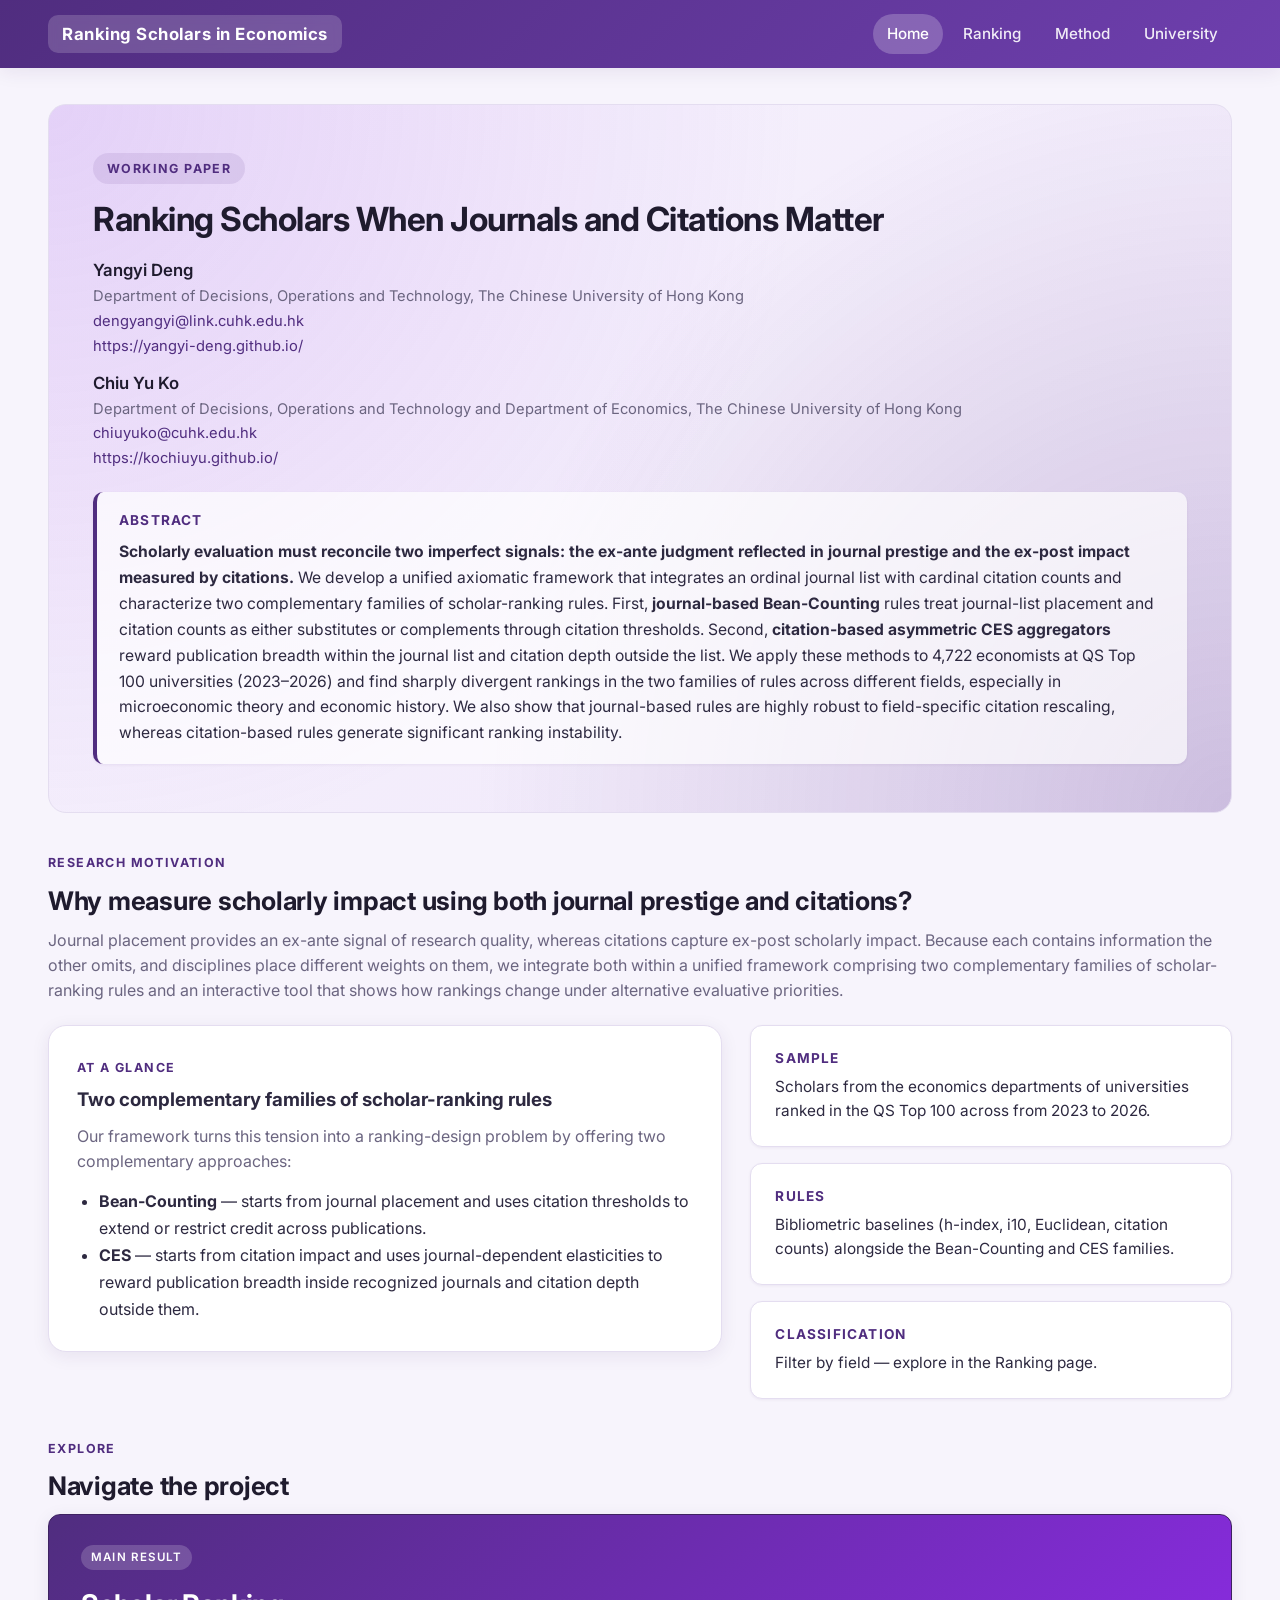
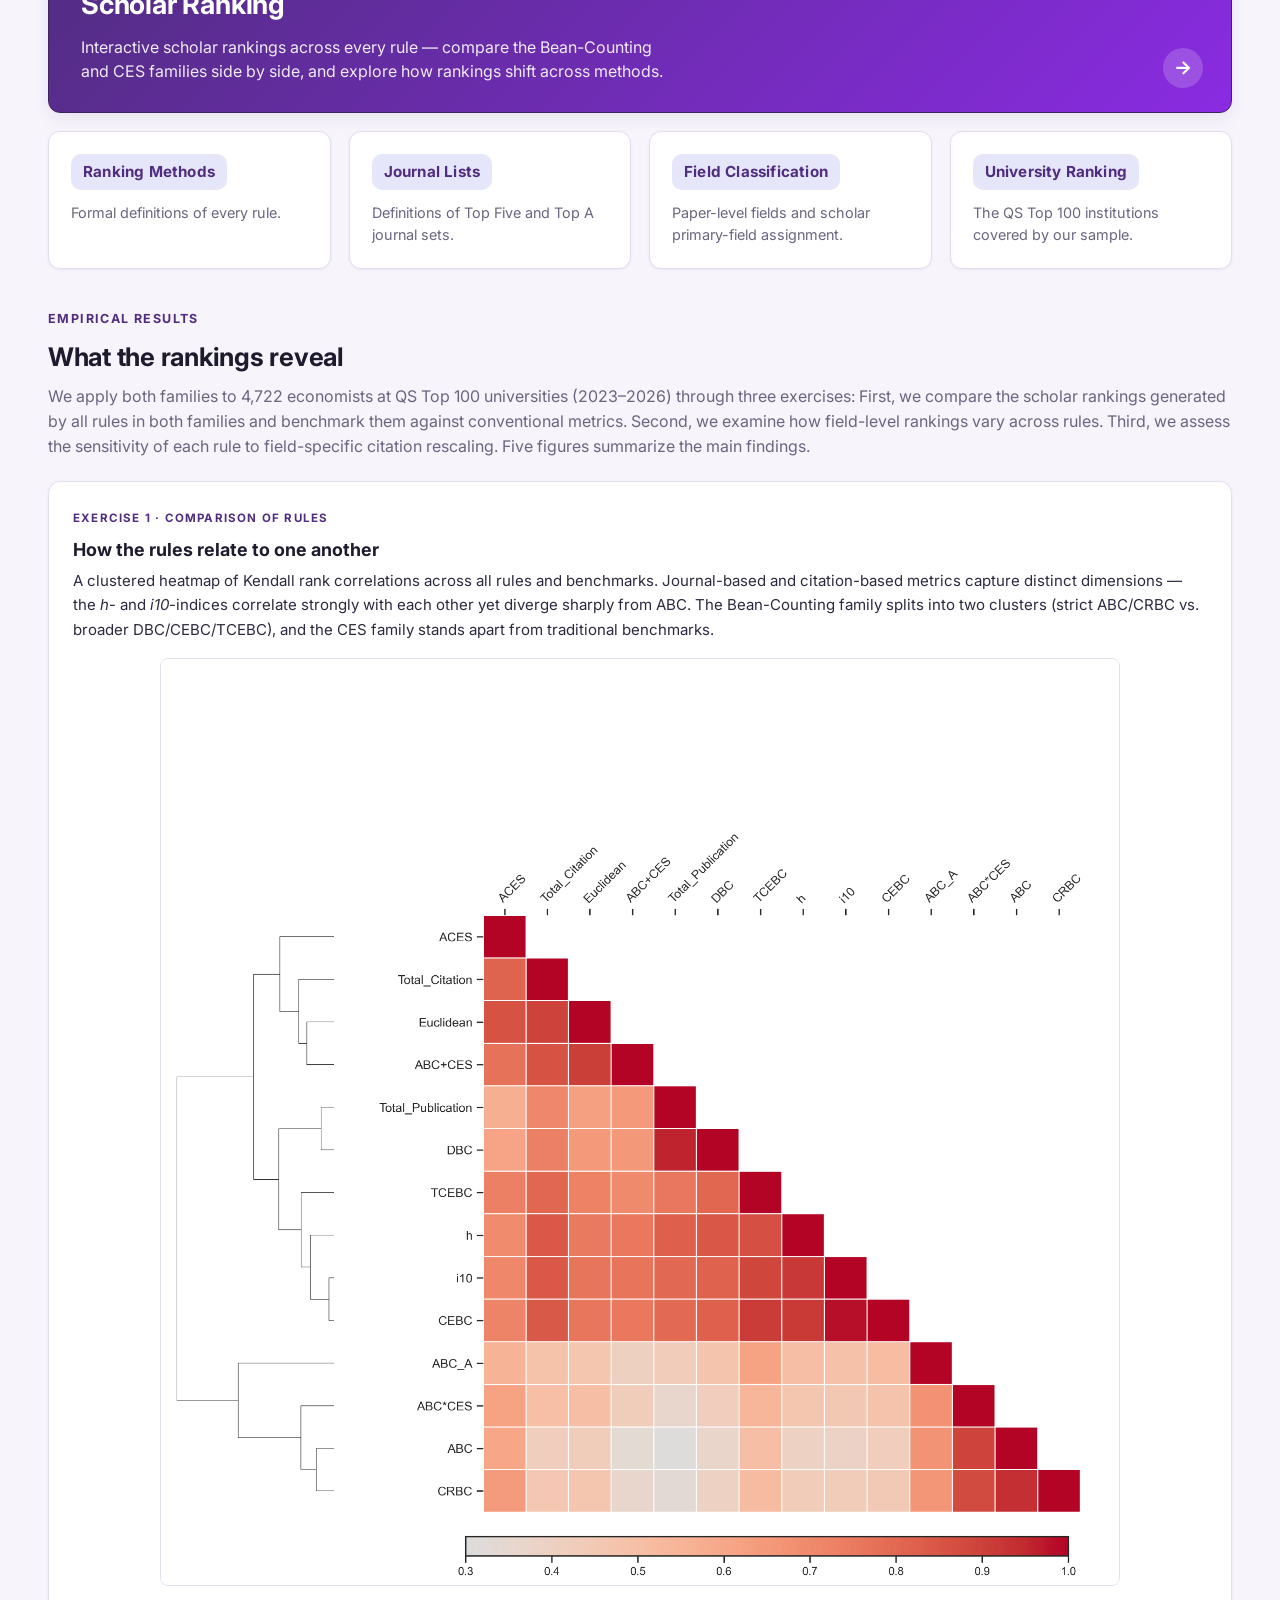
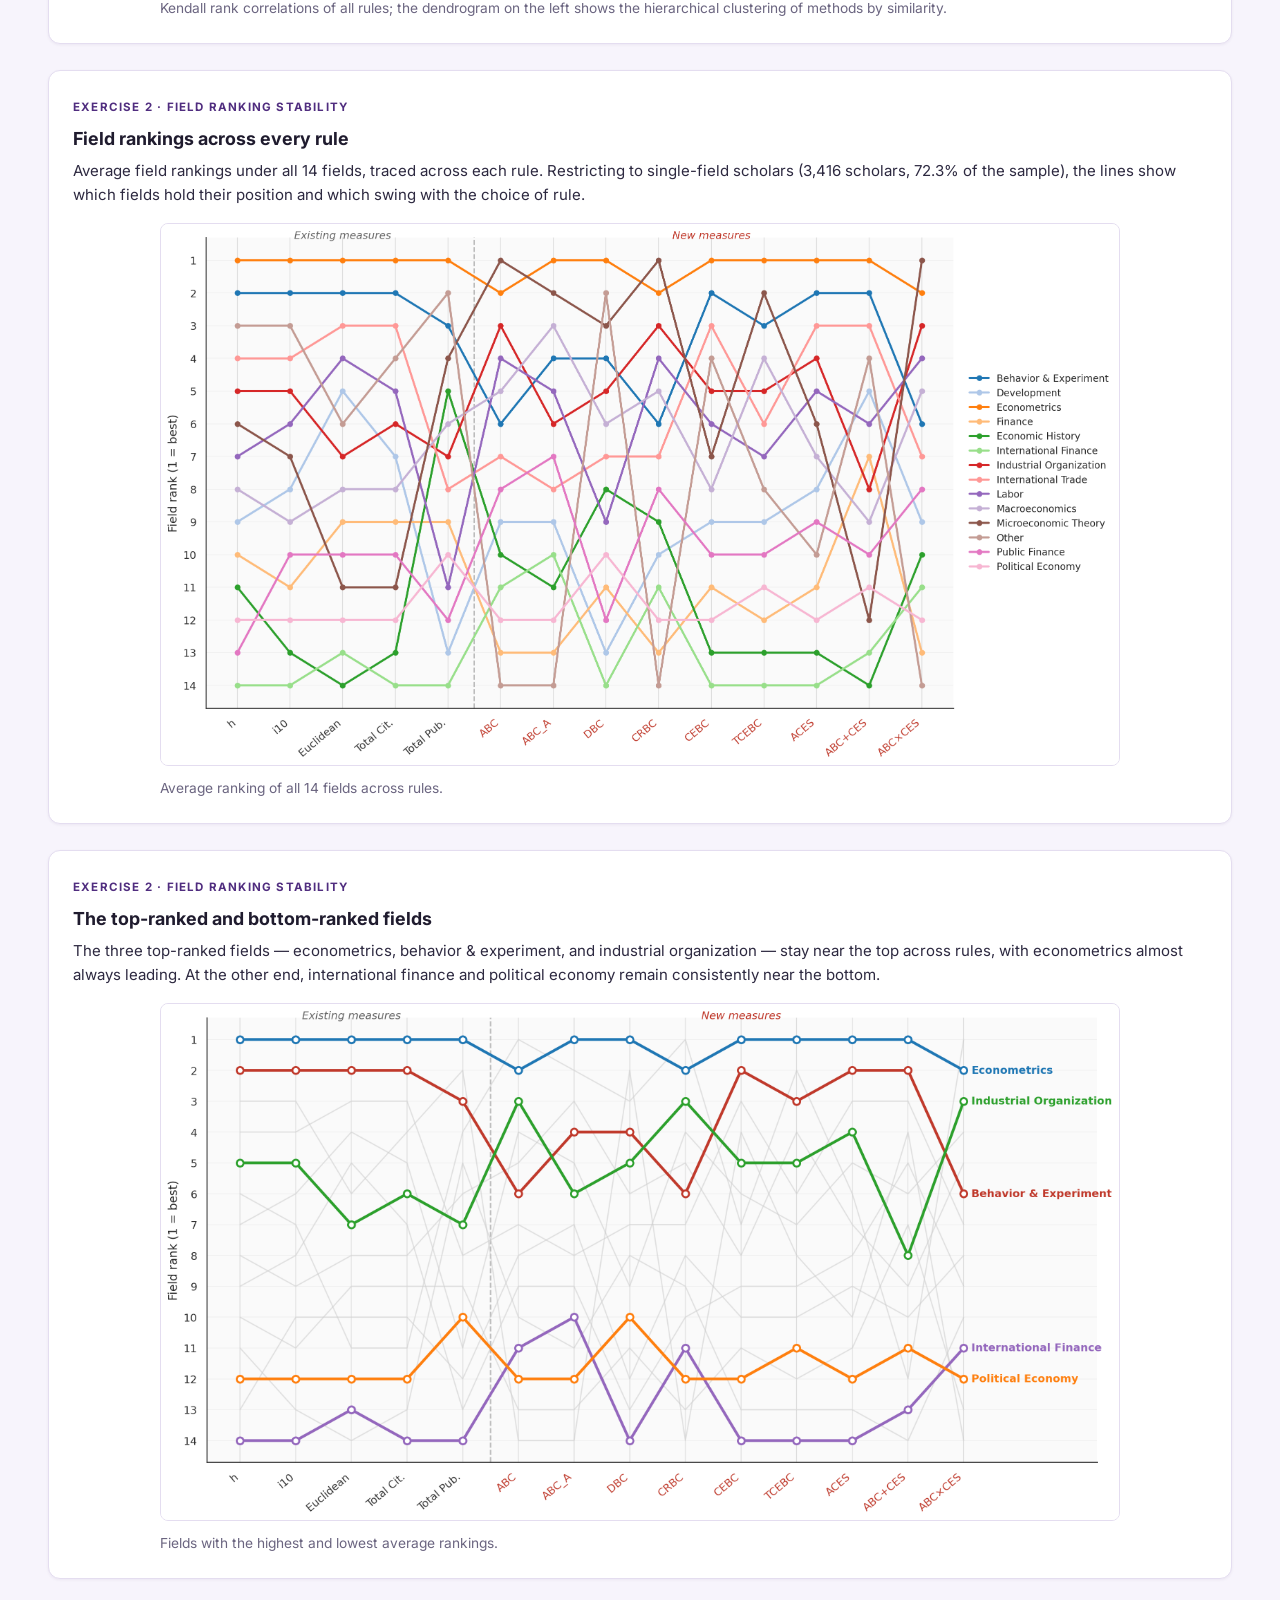
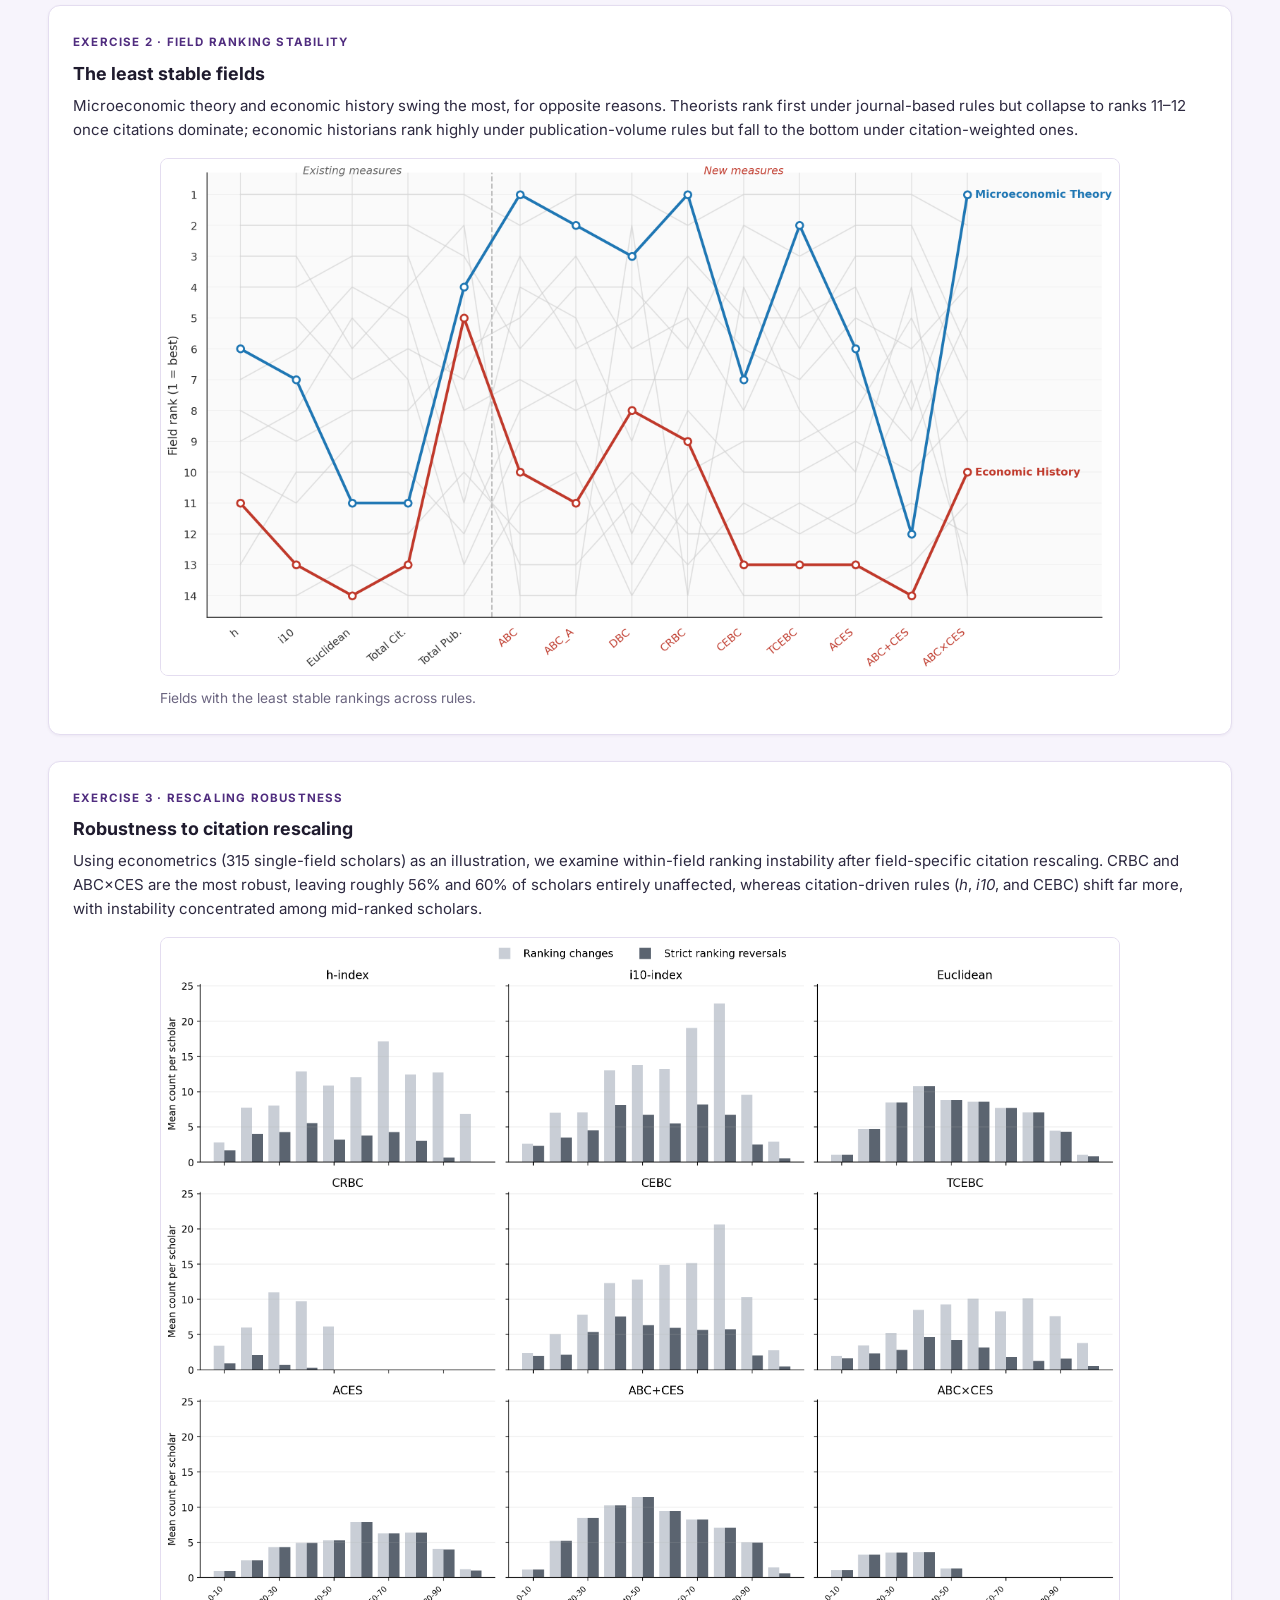
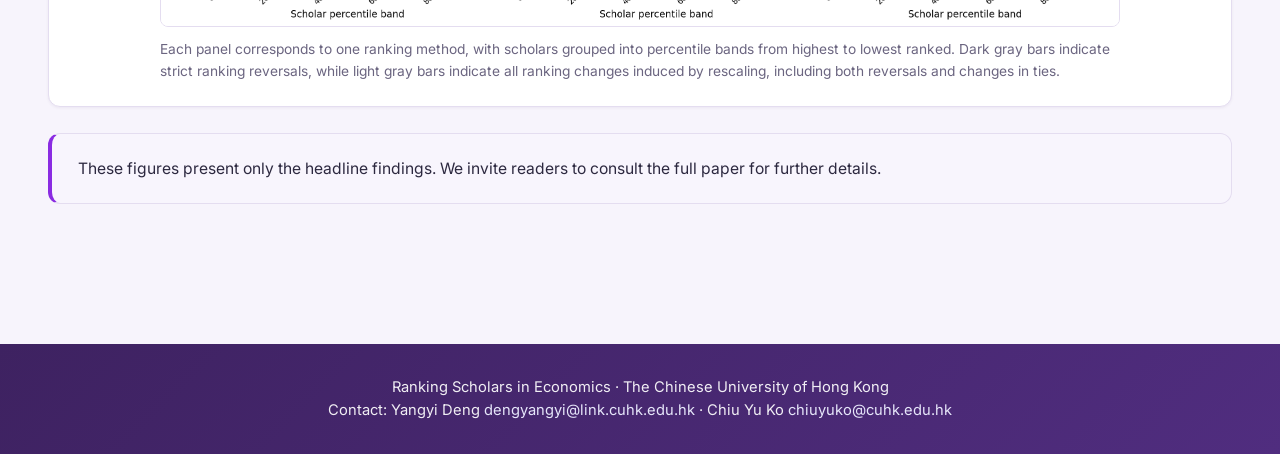
<file: index.html>
<!DOCTYPE html>
<html lang="en">
<head>
    <meta charset="UTF-8">
    <meta name="viewport" content="width=device-width, initial-scale=1.0">
    <title>Ranking Scholars When Journals and Citations Matter</title>
    <link rel="preconnect" href="https://fonts.googleapis.com">
    <link rel="preconnect" href="https://fonts.gstatic.com" crossorigin>
    <link href="https://fonts.googleapis.com/css2?family=Inter:wght@400;500;600;700&display=swap" rel="stylesheet">
    <link rel="stylesheet" href="styles.css">
    <style>
        .home-grid {
            display: grid;
            grid-template-columns: 1.4fr 1fr;
            gap: 28px;
            align-items: start;
        }
        .home-grid .stat-stack {
            display: grid;
            gap: 16px;
        }
        .stat-card {
            background: #fff;
            border-radius: var(--radius-md);
            padding: 22px 24px;
            border: 1px solid var(--line);
            box-shadow: var(--shadow-sm);
        }
        .stat-card h4 {
            margin: 0 0 6px;
            color: var(--primary);
            font-size: 0.85em;
            text-transform: uppercase;
            letter-spacing: 1.2px;
        }
        .stat-card p {
            margin: 0;
            color: var(--text);
            font-size: 0.96em;
            line-height: 1.6;
        }
        @media (max-width: 900px) {
            .home-grid { grid-template-columns: 1fr; }
        }
        .tile .tile-icon {
            width: auto;
            height: auto;
            padding: 6px 12px;
            display: inline-block;
            font-size: 0.95em;
            letter-spacing: 0.2px;
        }
        .nav-layout {
            display: grid;
            gap: 18px;
        }
        .tile-feature {
            position: relative;
            display: block;
            padding: 28px 32px;
            background: linear-gradient(135deg, var(--primary), var(--primary-light));
            border-radius: var(--radius-md);
            border: 1px solid var(--primary-dark);
            box-shadow: var(--shadow-md);
            color: #fff;
            text-decoration: none;
            transition: transform 0.2s ease, box-shadow 0.2s ease;
            overflow: hidden;
        }
        .tile-feature:hover {
            transform: translateY(-2px);
            box-shadow: var(--shadow-lg);
            color: #fff;
        }
        .tile-feature .tile-eyebrow {
            display: inline-block;
            padding: 4px 10px;
            background: rgba(255, 255, 255, 0.18);
            color: #fff;
            border-radius: 999px;
            font-size: 0.72em;
            text-transform: uppercase;
            letter-spacing: 1.2px;
            font-weight: 600;
            margin-bottom: 14px;
        }
        .tile-feature .tile-feature-title {
            margin: 0 0 8px;
            font-size: 1.7em;
            font-weight: 700;
            color: #fff;
            letter-spacing: -0.2px;
        }
        .tile-feature .tile-feature-sub {
            margin: 0;
            font-size: 1em;
            line-height: 1.55;
            color: rgba(255, 255, 255, 0.9);
            max-width: 60ch;
        }
        .tile-feature .tile-feature-arrow {
            position: absolute;
            right: 28px;
            bottom: 24px;
            width: 40px;
            height: 40px;
            border-radius: 50%;
            background: rgba(255, 255, 255, 0.18);
            display: grid;
            place-items: center;
            font-size: 1.2em;
            font-weight: 700;
            transition: transform 0.2s ease, background 0.2s ease;
        }
        .tile-feature:hover .tile-feature-arrow {
            transform: translateX(4px);
            background: rgba(255, 255, 255, 0.28);
        }
        .tile-grid-secondary {
            grid-template-columns: repeat(4, 1fr);
        }
        @media (max-width: 900px) {
            .tile-grid-secondary { grid-template-columns: repeat(2, 1fr); }
            .tile-feature { padding: 22px; }
            .tile-feature .tile-feature-title { font-size: 1.35em; }
            .tile-feature .tile-feature-arrow { display: none; }
        }
        .figure-stack {
            display: grid;
            gap: 26px;
            margin-top: 4px;
        }
        .figure-card {
            background: #fff;
            border: 1px solid var(--line);
            border-radius: var(--radius-md);
            box-shadow: var(--shadow-sm);
            padding: 22px 24px 24px;
            overflow: hidden;
        }
        .figure-card .figure-eyebrow {
            display: inline-block;
            font-size: 0.72em;
            text-transform: uppercase;
            letter-spacing: 1.2px;
            font-weight: 700;
            color: var(--primary);
            margin-bottom: 8px;
        }
        .figure-card h3 {
            margin: 0 0 6px;
            font-size: 1.12em;
            color: var(--ink);
        }
        .figure-card p {
            margin: 0;
            color: var(--text);
            font-size: 0.94em;
            line-height: 1.6;
        }
        .figure-card figure {
            margin: 16px 0 0;
        }
        .figure-card img {
            display: block;
            width: 100%;
            height: auto;
            max-width: 960px;
            margin: 0 auto;
            border: 1px solid var(--line);
            border-radius: 8px;
            background: #fff;
        }
        .figure-card figcaption {
            margin: 12px auto 0;
            max-width: 960px;
            color: var(--muted);
            font-size: 0.86em;
            line-height: 1.55;
        }
        .paper-cta {
            margin-top: 26px;
            padding: 22px 26px;
            background: var(--lavender-pale);
            border: 1px solid var(--line);
            border-left: 4px solid var(--primary-light);
            border-radius: var(--radius-md);
            color: var(--text);
            font-size: 0.98em;
            line-height: 1.6;
        }
        @media (max-width: 560px) {
            .tile-grid-secondary { grid-template-columns: 1fr; }
            .figure-card { padding: 18px 16px; }
            .paper-cta { padding: 18px 18px; }
        }
    </style>
</head>
<body>
    <header class="site-header">
        <div class="nav-wrap">
            <a class="brand" href="index.html">
                <span class="brand-mark">Ranking Scholars in Economics</span>
            </a>
            <nav class="site-nav">
                <a href="index.html" class="active">Home</a>
                <a href="ranking.html">Ranking</a>
                <a href="algorithms.html">Method</a>
                <a href="university.html">University</a>
            </nav>
        </div>
    </header>

    <main class="page">
        <section class="hero section">
            <span class="eyebrow">Working paper</span>
            <h1>Ranking Scholars When Journals and Citations Matter</h1>

            <div class="authors">
                <div class="author">
                    <span class="author-name">Yangyi Deng</span>
                    <span class="author-aff">Department of Decisions, Operations and Technology, The Chinese University of Hong Kong</span>
                    <a class="author-email" href="mailto:dengyangyi@link.cuhk.edu.hk">dengyangyi@link.cuhk.edu.hk</a>
                    <a class="author-site" href="https://yangyi-deng.github.io/" target="_blank" rel="noopener">https://yangyi-deng.github.io/</a>
                </div>
                <div class="author">
                    <span class="author-name">Chiu Yu Ko</span>
                    <span class="author-aff">Department of Decisions, Operations and Technology and Department of Economics, The Chinese University of Hong Kong</span>
                    <a class="author-email" href="mailto:chiuyuko@cuhk.edu.hk">chiuyuko@cuhk.edu.hk</a>
                    <a class="author-site" href="https://kochiuyu.github.io/" target="_blank" rel="noopener">https://kochiuyu.github.io/</a>
                </div>
            </div>

            <div class="abstract">
                <h3>Abstract</h3>
                <p><strong>Scholarly evaluation must reconcile two imperfect signals: the ex-ante judgment reflected in journal prestige and the ex-post impact measured by citations.</strong> We develop a unified axiomatic framework that integrates an ordinal journal list with cardinal citation counts and characterize two complementary families of scholar-ranking rules. First, <strong>journal-based Bean-Counting</strong> rules treat journal-list placement and citation counts as either substitutes or complements through citation thresholds. Second, <strong>citation-based asymmetric CES aggregators</strong> reward publication breadth within the journal list and citation depth outside the list. We apply these methods to 4,722 economists at QS Top 100 universities (2023&ndash;2026) and find sharply divergent rankings in the two families of rules across different fields, especially in microeconomic theory and economic history. We also show that journal-based rules are highly robust to field-specific citation rescaling, whereas citation-based rules generate significant ranking instability.</p>
            </div>

        </section>

        <section class="section">
            <span class="section-eyebrow">Research Motivation</span>
            <h2 class="section-title">Why measure scholarly impact using both journal prestige and citations?</h2>
            <p class="section-lead" style="max-width:none;">Journal placement provides an ex-ante signal of research quality, whereas citations capture ex-post scholarly impact. Because each contains information the other omits, and disciplines place different weights on them, we integrate both within a unified framework comprising two complementary families of scholar-ranking rules and an interactive tool that shows how rankings change under alternative evaluative priorities.</p>

            <div class="home-grid">
                <div class="card">
                    <span class="section-eyebrow">At a glance</span>
                    <h3 style="margin:0 0 10px;">Two complementary families of scholar-ranking rules</h3>
                    <p style="margin:0 0 14px;color:var(--muted);">Our framework turns this tension into a ranking-design problem by offering two complementary approaches:</p>
                    <ul style="margin:0;padding-left:22px;line-height:1.7;">
                        <li><strong>Bean-Counting</strong> — starts from journal placement and uses citation thresholds to extend or restrict credit across publications.</li>
                        <li><strong>CES</strong> — starts from citation impact and uses journal-dependent elasticities to reward publication breadth inside recognized journals and citation depth outside them.</li>
                    </ul>
                </div>
                <div class="stat-stack">
                    <div class="stat-card">
                        <h4>Sample</h4>
                        <p>Scholars from the economics departments of universities ranked in the QS Top 100 across from 2023 to 2026.
                        </p>
                    </div>
                    <div class="stat-card">
                        <h4>Rules</h4>
                        <p>Bibliometric baselines (h-index, i10, Euclidean, citation counts) alongside the Bean-Counting and CES families.</p>
                    </div>
                    <div class="stat-card">
                        <h4>Classification</h4>
                        <p>Filter by field — explore in the Ranking page.</p>
                    </div>
                </div>
            </div>
        </section>

        <section class="section">
            <span class="section-eyebrow">Explore</span>
            <h2 class="section-title">Navigate the project</h2>
            <div class="nav-layout">
                <a class="tile-feature" href="ranking.html">
                    <span class="tile-eyebrow">Main Result</span>
                    <h3 class="tile-feature-title">Scholar Ranking</h3>
                    <p class="tile-feature-sub">Interactive scholar rankings across every rule — compare the Bean-Counting and CES families side by side, and explore how rankings shift across methods.</p>
                    <span class="tile-feature-arrow" aria-hidden="true">&rarr;</span>
                </a>
                <div class="tile-grid tile-grid-secondary">
                    <a class="tile" href="algorithms.html">
                        <div class="tile-icon">Ranking Methods</div>
                        <p class="tile-sub">Formal definitions of every rule.</p>
                    </a>
                    <a class="tile" href="algorithms.html#journal-lists">
                        <div class="tile-icon">Journal Lists</div>
                        <p class="tile-sub">Definitions of Top Five and Top A journal sets.</p>
                    </a>
                    <a class="tile" href="algorithms.html#field-classification">
                        <div class="tile-icon">Field Classification</div>
                        <p class="tile-sub">Paper-level fields and scholar primary-field assignment.</p>
                    </a>
                    <a class="tile" href="university.html">
                        <div class="tile-icon">University Ranking</div>
                        <p class="tile-sub">The QS Top 100 institutions covered by our sample.</p>
                    </a>
                </div>
            </div>
        </section>

        <section class="section">
            <span class="section-eyebrow">Empirical Results</span>
            <h2 class="section-title">What the rankings reveal</h2>
            <p class="section-lead" style="max-width:none;">We apply both families to 4,722 economists at QS Top 100 universities (2023&ndash;2026) through three exercises: First, we compare the scholar rankings generated by all rules in both families and benchmark them against conventional metrics. Second, we examine how field-level rankings vary across rules. Third, we assess the sensitivity of each rule to field-specific citation rescaling. Five figures summarize the main findings.</p>

            <div class="figure-stack">
                <div class="figure-card">
                    <span class="figure-eyebrow">Exercise 1 · Comparison of rules</span>
                    <h3>How the rules relate to one another</h3>
                    <p>A clustered heatmap of Kendall rank correlations across all rules and benchmarks. Journal-based and citation-based metrics capture distinct dimensions — the <em>h</em>- and <em>i10</em>-indices correlate strongly with each other yet diverge sharply from ABC. The Bean-Counting family splits into two clusters (strict ABC/CRBC vs. broader DBC/CEBC/TCEBC), and the CES family stands apart from traditional benchmarks.</p>
                    <figure>
                        <img src="clustered_heatmap.png" alt="Clustered heatmap of Kendall rank correlations of all rules, with a dendrogram grouping the rules by similarity.">
                        <figcaption>Kendall rank correlations of all rules; the dendrogram on the left shows the hierarchical clustering of methods by similarity.</figcaption>
                    </figure>
                </div>

                <div class="figure-card">
                    <span class="figure-eyebrow">Exercise 2 · Field ranking stability</span>
                    <h3>Field rankings across every rule</h3>
                    <p>Average field rankings under all 14 fields, traced across each rule. Restricting to single-field scholars (3,416 scholars, 72.3% of the sample), the lines show which fields hold their position and which swing with the choice of rule.</p>
                    <figure>
                        <img src="parallel_total_100.png" alt="Parallel-coordinates plot of average rankings for all 14 economics fields across every ranking rule.">
                        <figcaption>Average ranking of all 14 fields across rules.</figcaption>
                    </figure>
                </div>

                <div class="figure-card">
                    <span class="figure-eyebrow">Exercise 2 · Field ranking stability</span>
                    <h3>The top-ranked and bottom-ranked fields</h3>
                    <p>The three top-ranked fields — econometrics, behavior &amp; experiment, and industrial organization — stay near the top across rules, with econometrics almost always leading. At the other end, international finance and political economy remain consistently near the bottom.</p>
                    <figure>
                        <img src="parallel_extreme_100.png" alt="Parallel-coordinates plot of the fields with the highest and lowest average rankings across rules.">
                        <figcaption>Fields with the highest and lowest average rankings.</figcaption>
                    </figure>
                </div>

                <div class="figure-card">
                    <span class="figure-eyebrow">Exercise 2 · Field ranking stability</span>
                    <h3>The least stable fields</h3>
                    <p>Microeconomic theory and economic history swing the most, for opposite reasons. Theorists rank first under journal-based rules but collapse to ranks 11&ndash;12 once citations dominate; economic historians rank highly under publication-volume rules but fall to the bottom under citation-weighted ones.</p>
                    <figure>
                        <img src="parallel_least_stable_100.png" alt="Parallel-coordinates plot of the fields with the least stable rankings across rules.">
                        <figcaption>Fields with the least stable rankings across rules.</figcaption>
                    </figure>
                </div>

                <div class="figure-card">
                    <span class="figure-eyebrow">Exercise 3 · Rescaling robustness</span>
                    <h3>Robustness to citation rescaling</h3>
                    <p>Using econometrics (315 single-field scholars) as an illustration, we examine within-field ranking instability after field-specific citation rescaling. CRBC and ABC&times;CES are the most robust, leaving roughly 56% and 60% of scholars entirely unaffected, whereas citation-driven rules (<em>h</em>, <em>i10</em>, and CEBC) shift far more, with instability concentrated among mid-ranked scholars.</p>
                    <figure>
                        <img src="rescale_econometrics_grid_100.png" alt="Grid of panels, one per ranking method, showing ranking reversals and changes after citation rescaling for econometrics scholars.">
                        <figcaption>Each panel corresponds to one ranking method, with scholars grouped into percentile bands from highest to lowest ranked. Dark gray bars indicate strict ranking reversals, while light gray bars indicate all ranking changes induced by rescaling, including both reversals and changes in ties.</figcaption>
                    </figure>
                </div>
            </div>

            <div class="paper-cta">
                These figures present only the headline findings. We invite readers to consult the full paper for further details.
            </div>
        </section>
    </main>

<footer class="site-footer">
  <div class="footer-inner">
    Ranking Scholars in Economics &middot; The Chinese University of Hong Kong<br>
    Contact:
    Yangyi Deng <a href="mailto:dengyangyi@link.cuhk.edu.hk">dengyangyi@link.cuhk.edu.hk</a>
    &middot;
    Chiu Yu Ko <a href="mailto:chiuyuko@cuhk.edu.hk">chiuyuko@cuhk.edu.hk</a>
  </div>
</footer>
    
</body>
</html>
</file>
<file: styles.css>
/* ============================================================
   Shared stylesheet — Ranking Scholars in Economics
   Purple academic theme with rounded cards and clean hierarchy.
   ============================================================ */

:root {
    --primary: #502D7F;
    --primary-dark: #3E2261;
    --primary-light: #8A2BE2;
    --lavender: #E6E6FA;
    --lavender-soft: #F3EEFB;
    --lavender-pale: #F8F5FD;
    --thistle: #D8BFD8;
    --ink: #1F1B2E;
    --text: #2D2940;
    --muted: #6B6580;
    --line: #E4DDF0;
    --card-bg: #FFFFFF;
    --page-bg: #F7F4FC;
    --shadow-sm: 0 1px 3px rgba(46, 23, 89, 0.06);
    --shadow-md: 0 4px 18px rgba(46, 23, 89, 0.08);
    --shadow-lg: 0 12px 32px rgba(46, 23, 89, 0.12);
    --radius-sm: 6px;
    --radius-md: 12px;
    --radius-lg: 18px;
}

* { box-sizing: border-box; }

/* Stop iOS Safari from auto-inflating long text blocks (e.g. the rule
   explanations in the Method table), which made them look oversized on iPhone
   while short labels stayed normal. Has no effect on desktop. */
html {
    scroll-behavior: smooth;
    -webkit-text-size-adjust: 100%;
    text-size-adjust: 100%;
}

body {
    font-family: 'Inter', -apple-system, BlinkMacSystemFont, 'Segoe UI', 'Helvetica Neue', Arial, sans-serif;
    margin: 0;
    padding: 0;
    background-color: var(--page-bg);
    color: var(--text);
    line-height: 1.55;
    -webkit-font-smoothing: antialiased;
    -moz-osx-font-smoothing: grayscale;
    display: flex;
    flex-direction: column;
    min-height: 100vh;
}

a { color: var(--primary); }
a:hover { color: var(--primary-dark); }

/* ---------- Top bar / navigation ---------- */
.site-header {
    background: linear-gradient(135deg, #502D7F 0%, #6E3FAE 100%);
    color: #fff;
    padding: 14px 0;
    box-shadow: var(--shadow-md);
    position: sticky;
    top: 0;
    z-index: 50;
}
.site-header .nav-wrap {
    max-width: 1240px;
    margin: 0 auto;
    padding: 0 28px;
    display: flex;
    align-items: center;
    justify-content: space-between;
    gap: 24px;
    flex-wrap: wrap;
}
.site-header .brand {
    display: flex;
    align-items: center;
    gap: 12px;
    text-decoration: none;
    color: #fff;
}
.site-header .brand-mark {
    height: 38px;
    padding: 0 14px;
    border-radius: 10px;
    background: rgba(255, 255, 255, 0.18);
    display: inline-flex;
    align-items: center;
    justify-content: center;
    font-weight: 700;
    font-size: 1.05em;
    letter-spacing: 0.5px;
    backdrop-filter: blur(4px);
}
.site-header .brand-title {
    font-size: 1.15em;
    font-weight: 600;
    letter-spacing: 0.2px;
}
.site-nav {
    display: flex;
    gap: 6px;
    flex-wrap: wrap;
}
.site-nav a {
    color: #fff;
    text-decoration: none;
    padding: 8px 14px;
    border-radius: 999px;
    font-size: 0.95em;
    font-weight: 500;
    transition: background-color 0.2s ease, transform 0.2s ease;
    opacity: 0.9;
}
.site-nav a:hover {
    background-color: rgba(255, 255, 255, 0.16);
    opacity: 1;
}
.site-nav a.active {
    background-color: rgba(255, 255, 255, 0.22);
    opacity: 1;
}

/* ---------- Page layout ---------- */
.page {
    flex: 1;
    width: 100%;
    max-width: 1240px;
    margin: 0 auto;
    padding: 36px 28px 64px;
}
.page-narrow {
    max-width: 960px;
}

/* ---------- Section + card primitives ---------- */
.section {
    margin-bottom: 36px;
}
.section-eyebrow {
    display: inline-block;
    color: var(--primary);
    font-size: 0.78em;
    font-weight: 700;
    letter-spacing: 1.4px;
    text-transform: uppercase;
    margin-bottom: 8px;
}
.section-title {
    font-size: 1.6em;
    color: var(--ink);
    margin: 0 0 8px;
    letter-spacing: -0.01em;
}
.section-lead {
    color: var(--muted);
    margin: 0 0 22px;
    max-width: 70ch;
}
.card {
    background: var(--card-bg);
    border-radius: var(--radius-lg);
    box-shadow: var(--shadow-md);
    padding: 28px;
    border: 1px solid var(--line);
}
.card + .card { margin-top: 24px; }

/* ---------- Hero (paper) ---------- */
.hero {
    position: relative;
    background:
        radial-gradient(circle at 0% 0%, rgba(138, 43, 226, 0.18), transparent 55%),
        radial-gradient(circle at 100% 100%, rgba(80, 45, 127, 0.22), transparent 55%),
        linear-gradient(135deg, #F8F5FD 0%, #EFE6FA 100%);
    border-radius: var(--radius-lg);
    padding: 48px 44px;
    border: 1px solid var(--line);
    overflow: hidden;
}
.hero .eyebrow {
    display: inline-flex;
    align-items: center;
    gap: 8px;
    padding: 6px 14px;
    background: rgba(80, 45, 127, 0.10);
    color: var(--primary);
    border-radius: 999px;
    font-size: 0.78em;
    font-weight: 700;
    letter-spacing: 1.4px;
    text-transform: uppercase;
    margin-bottom: 16px;
}
.hero h1 {
    font-size: clamp(1.2em, 2.6vw, 2.15em);
    line-height: 1.18;
    color: var(--ink);
    margin: 0 0 18px;
    letter-spacing: -0.015em;
    white-space: nowrap;
}
.hero .authors {
    margin: 0 0 18px;
    display: grid;
    gap: 12px;
}
.hero .author {
    display: flex;
    flex-direction: column;
    gap: 2px;
}
.hero .author-name {
    font-weight: 600;
    color: var(--ink);
    font-size: 1.05em;
}
.hero .author-aff {
    color: var(--muted);
    font-size: 0.92em;
}
.hero .author-email {
    color: var(--primary);
    font-size: 0.92em;
    text-decoration: none;
}
.hero .author-email:hover { text-decoration: underline; }
.hero .author-site {
    color: var(--primary);
    font-size: 0.92em;
    text-decoration: none;
    word-break: break-all;
}
.hero .author-site:hover { text-decoration: underline; }

.hero .abstract {
    background: rgba(255, 255, 255, 0.7);
    border-left: 4px solid var(--primary);
    padding: 18px 22px;
    border-radius: 10px;
    margin-top: 22px;
    box-shadow: var(--shadow-sm);
}
.hero .abstract h3 {
    margin: 0 0 8px;
    font-size: 0.85em;
    text-transform: uppercase;
    letter-spacing: 1.2px;
    color: var(--primary);
}
.hero .abstract p {
    margin: 0;
    color: var(--text);
    font-size: 0.98em;
    line-height: 1.65;
}

.hero .button-row {
    display: flex;
    flex-wrap: wrap;
    gap: 10px;
    margin-top: 24px;
}
.btn {
    display: inline-flex;
    align-items: center;
    gap: 6px;
    padding: 10px 18px;
    border-radius: 999px;
    background: var(--primary);
    color: #fff;
    text-decoration: none;
    font-size: 0.92em;
    font-weight: 500;
    border: 1px solid transparent;
    transition: background-color 0.2s ease, transform 0.2s ease, box-shadow 0.2s ease;
    cursor: pointer;
}
.btn:hover {
    background: var(--primary-dark);
    transform: translateY(-1px);
    box-shadow: var(--shadow-md);
    color: #fff;
}
.btn.btn-ghost {
    background: transparent;
    color: var(--primary);
    border-color: var(--primary);
}
.btn.btn-ghost:hover {
    background: rgba(80, 45, 127, 0.08);
    color: var(--primary-dark);
}

/* ---------- Tile grid (homepage nav) ---------- */
.tile-grid {
    display: grid;
    grid-template-columns: repeat(auto-fit, minmax(240px, 1fr));
    gap: 18px;
}
.tile {
    display: block;
    padding: 22px;
    background: var(--card-bg);
    border-radius: var(--radius-md);
    border: 1px solid var(--line);
    text-decoration: none;
    color: var(--text);
    transition: transform 0.2s ease, box-shadow 0.2s ease, border-color 0.2s ease;
    box-shadow: var(--shadow-sm);
}
.tile:hover {
    transform: translateY(-2px);
    box-shadow: var(--shadow-md);
    border-color: var(--thistle);
    color: var(--text);
}
.tile-icon {
    width: 36px;
    height: 36px;
    border-radius: 10px;
    background: var(--lavender);
    color: var(--primary);
    display: grid;
    place-items: center;
    font-weight: 700;
    margin-bottom: 12px;
}
.tile-title {
    font-size: 1.08em;
    font-weight: 600;
    color: var(--ink);
    margin: 0 0 4px;
}
.tile-sub {
    font-size: 0.9em;
    color: var(--muted);
    margin: 0;
}

/* ---------- Tables ---------- */
.table-wrap {
    border-radius: var(--radius-md);
    overflow: hidden;
    border: 1px solid var(--line);
    background: #fff;
}
table.std {
    width: 100%;
    border-collapse: collapse;
    font-size: 0.95em;
}
table.std th,
table.std td {
    padding: 12px 14px;
    text-align: left;
    border-bottom: 1px solid var(--line);
}
table.std thead th {
    background: var(--primary);
    color: #fff;
    font-weight: 600;
    letter-spacing: 0.2px;
    border-bottom: none;
}
table.std tbody tr:nth-child(even) { background: var(--lavender-pale); }
table.std tbody tr:hover { background: var(--lavender-soft); }

/* ---------- Method list (definitions) ---------- */
.method-table th:first-child,
.method-table td:first-child {
    width: 22%;
    font-weight: 600;
    color: var(--primary-dark);
    white-space: nowrap;
}
.method-table thead th:first-child { color: #fff; }
.method-table .formula {
    font-family: 'Cambria Math', 'Latin Modern Math', Georgia, serif;
    font-size: 1.02em;
    color: var(--ink);
}

/* ---------- Journal list ---------- */
.journal-block {
    display: grid;
    grid-template-columns: repeat(auto-fit, minmax(280px, 1fr));
    gap: 20px;
}
.journal-card {
    background: var(--lavender-pale);
    border: 1px solid var(--line);
    border-left: 4px solid var(--primary);
    border-radius: var(--radius-md);
    padding: 22px 24px;
}
.journal-card h3 {
    margin: 0 0 8px;
    color: var(--primary);
    font-size: 1.08em;
    letter-spacing: 0.2px;
}
.journal-card p {
    margin: 0;
    color: var(--text);
    font-size: 0.95em;
    line-height: 1.6;
}

/* ---------- Footer ---------- */
.site-footer {
    background: linear-gradient(135deg, #3E2261 0%, #502D7F 100%);
    color: rgba(255, 255, 255, 0.92);
    text-align: center;
    padding: 32px 24px;
    font-size: 0.92em;
    margin-top: 40px;
}
.site-footer a { color: #E6E6FA; text-decoration: none; }
.site-footer a:hover { text-decoration: underline; }
.site-footer .footer-inner {
    max-width: 1240px;
    margin: 0 auto;
}

/* ---------- Responsive ---------- */
/* Prevent any media (images/tables) from forcing horizontal page scroll on small screens. */
img { max-width: 100%; height: auto; }

@media (max-width: 768px) {
    .hero { padding: 32px 22px; }
    .hero h1 { white-space: normal; }
    .page { padding: 24px 18px 48px; }
    .card { padding: 22px; }
    .site-header .nav-wrap { padding: 0 18px; gap: 12px 16px; }
    .site-header .brand-title { font-size: 1em; }
    .site-nav { gap: 4px; }
    .site-nav a { padding: 7px 12px; font-size: 0.9em; }
    table.std { font-size: 0.88em; }
    table.std th, table.std td { padding: 10px 10px; }
    .site-footer { padding: 26px 18px; }
}

@media (max-width: 560px) {
    .hero { padding: 24px 16px; }
    .hero .brand-mark { font-size: 0.95em; }
    .section-title { font-size: 1.35em; }
    .section-eyebrow { font-size: 0.72em; }
    .page { padding: 20px 14px 40px; }
    .card { padding: 18px 16px; }
    .site-header .brand-mark { font-size: 0.92em; padding: 0 10px; }
    .site-nav a { padding: 6px 10px; font-size: 0.86em; }
}
</file>
